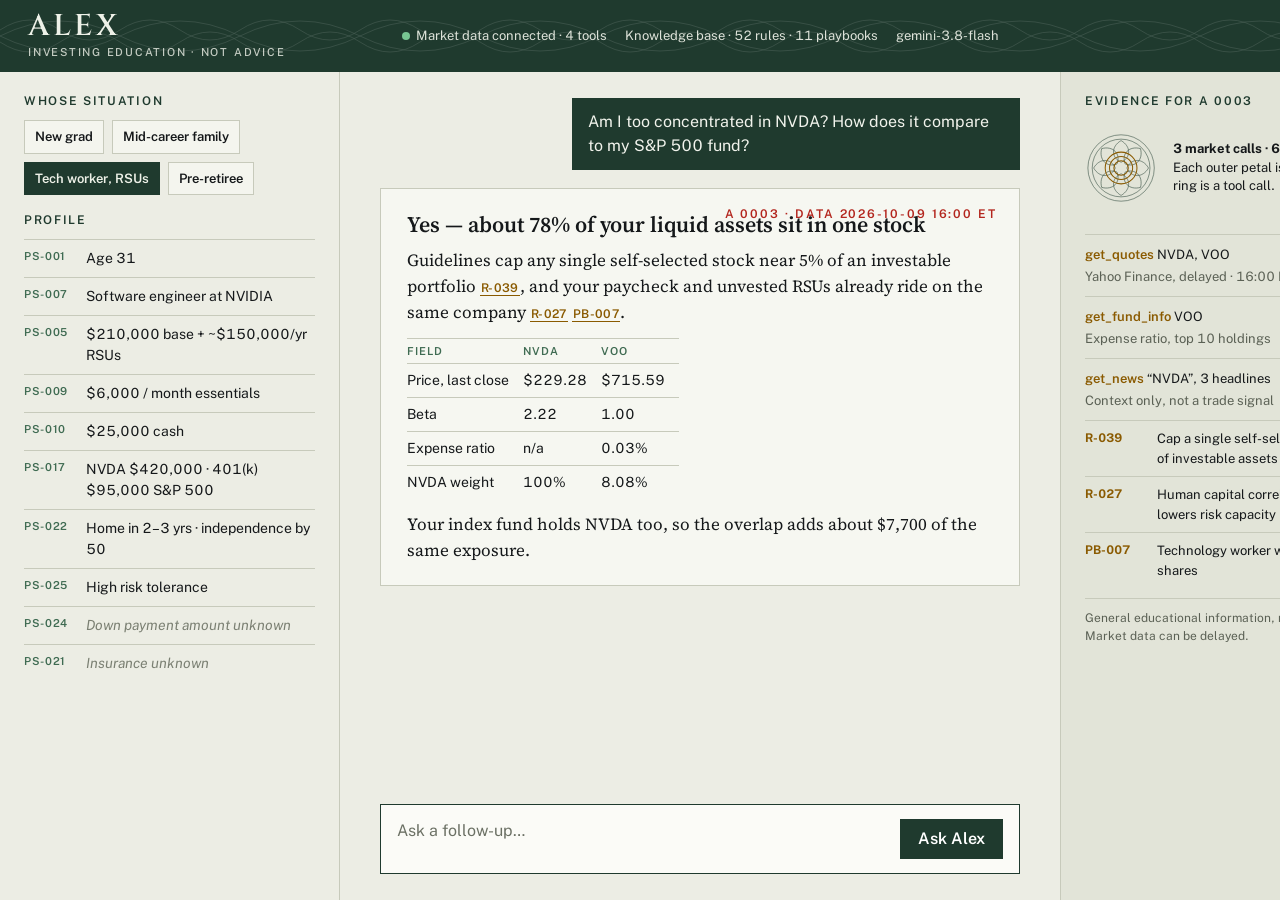
<file: .impeccable/mocks/decision/assigned.html>
<!doctype html>
<html><head><meta charset="utf-8">
<link href="https://fonts.googleapis.com/css2?family=Cinzel:wght@600&family=Public+Sans:wght@400;500;600;700&family=Source+Serif+4:opsz,wght@8..60,400;8..60,600&display=swap" rel="stylesheet">
<style>
:root{--ink:#15181a;--face:#1f3a2e;--back:#3f6b52;--paper:#ecede4;--paper2:#e2e4d8;--rule:#c7cabb;--red:#b3261e;--blue:#2b4c9a;--trail:#8a5a00}
*{box-sizing:border-box;margin:0}
body{width:1440px;height:900px;overflow:hidden;background:var(--paper);color:var(--ink);font:16px/1.5 "Public Sans",sans-serif;font-variant-numeric:tabular-nums}
header{height:72px;background:var(--face);color:#eef1e8;display:grid;grid-template-columns:340px 1fr 380px;align-items:center;padding:0 28px;position:relative;overflow:hidden}
header svg.band{position:absolute;inset:0;opacity:.18}
.mark{font:600 30px/1 Cinzel,serif;letter-spacing:.12em;position:relative}
.mark small{display:block;font:500 11px/1.4 "Public Sans";letter-spacing:.16em;opacity:.8;margin-top:4px}
.status{position:relative;font-size:13px;display:flex;gap:18px;justify-content:center;opacity:.92}
.dot{display:inline-block;width:8px;height:8px;border-radius:50%;background:#7fd19b;margin-right:6px}
.serialh{position:relative;text-align:right;font:600 13px "Public Sans";letter-spacing:.14em;color:#d9c48a}
main{display:grid;grid-template-columns:340px 1fr 380px;height:828px}
aside{border-right:1px solid var(--rule);padding:22px 24px;overflow:hidden}
h2{font:600 12px "Public Sans";letter-spacing:.14em;text-transform:uppercase;color:var(--face);margin-bottom:12px}
.chips{display:flex;flex-wrap:wrap;gap:8px;margin-bottom:18px}
.chip{border:1px solid var(--rule);padding:6px 10px;font-size:13px;font-weight:600;background:#f4f5ee}
.chip.on{background:var(--face);color:#eef1e8;border-color:var(--face)}
.f{display:grid;grid-template-columns:62px 1fr;border-top:1px solid var(--rule);padding:8px 0;font-size:14px}
.f b{font:600 11px "Public Sans";color:var(--back);letter-spacing:.06em;padding-top:2px}
.f span{color:var(--ink)}
.f.miss span{color:#7a7f72;font-style:italic}
section.chat{padding:26px 40px;overflow:hidden;display:flex;flex-direction:column;gap:18px}
.q{align-self:flex-end;max-width:70%;background:var(--face);color:#f1f3ec;padding:12px 16px;font-size:16px}
.ans{background:#f6f7f1;border:1px solid var(--rule);padding:22px 26px;position:relative}
.ans h3{font:600 22px/1.25 "Source Serif 4",serif;margin-bottom:8px}
.ans p,.ans li{font:400 17px/1.55 "Source Serif 4",serif;max-width:68ch}
.ans ul{padding-left:20px;margin:8px 0 12px}
.cite{font:600 12px "Public Sans";color:var(--trail);border-bottom:1.5px solid var(--trail);padding:0 1px;letter-spacing:.03em}
table{border-collapse:collapse;margin:12px 0;font-size:14px}
td,th{border-top:1px solid var(--rule);padding:6px 14px 6px 0;text-align:left}
th{font:600 11px "Public Sans";letter-spacing:.1em;text-transform:uppercase;color:var(--back)}
.ser{position:absolute;top:18px;right:22px;font:600 12px "Public Sans";letter-spacing:.16em;color:var(--red)}
.ask{margin-top:auto;border:1.5px solid var(--face);background:#fbfbf7;padding:14px 16px;display:flex;justify-content:space-between;font-size:16px;color:#6b7064}
.send{background:var(--face);color:#fff;padding:8px 18px;font-weight:600}
aside.ev{border-right:0;border-left:1px solid var(--rule);background:var(--paper2)}
.rose{display:flex;gap:16px;align-items:center;margin-bottom:18px}
.rose p{font-size:13px;line-height:1.45}
.call{border-top:1px solid var(--rule);padding:10px 0;font-size:13px}
.call code{font:600 13px "Public Sans";color:var(--trail)}
.call em{display:block;font-style:normal;color:#5b6155;margin-top:2px}
.rule{display:grid;grid-template-columns:64px 1fr;gap:8px;border-top:1px solid var(--rule);padding:8px 0;font-size:13px}
.rule b{color:var(--trail);font-size:12px}
.disc{font-size:12px;color:#5b6155;border-top:1px solid var(--rule);padding-top:10px;margin-top:10px}
</style></head><body>
<header>
<svg class="band" viewBox="0 0 1440 72" preserveAspectRatio="none"><g fill="none" stroke="#fff" stroke-width=".6">
<path d="M0 36 Q 60 6 120 36 T 240 36 T 360 36 T 480 36 T 600 36 T 720 36 T 840 36 T 960 36 T 1080 36 T 1200 36 T 1320 36 T 1440 36"/>
<path d="M0 36 Q 60 66 120 36 T 240 36 T 360 36 T 480 36 T 600 36 T 720 36 T 840 36 T 960 36 T 1080 36 T 1200 36 T 1320 36 T 1440 36"/>
<path d="M0 30 Q 30 10 60 30 T 120 30 T 180 30 T 240 30 T 300 30 T 360 30 T 420 30 T 480 30 T 540 30 T 600 30 T 660 30 T 720 30 T 780 30 T 840 30 T 900 30 T 960 30 T 1020 30 T 1080 30 T 1140 30 T 1200 30 T 1260 30 T 1320 30 T 1380 30 T 1440 30"/>
<path d="M0 42 Q 30 62 60 42 T 120 42 T 180 42 T 240 42 T 300 42 T 360 42 T 420 42 T 480 42 T 540 42 T 600 42 T 660 42 T 720 42 T 780 42 T 840 42 T 900 42 T 960 42 T 1020 42 T 1080 42 T 1140 42 T 1200 42 T 1260 42 T 1320 42 T 1380 42 T 1440 42"/></g></svg>
<div class="mark">ALEX<small>INVESTING EDUCATION · NOT ADVICE</small></div>
<div class="status"><span><i class="dot"></i>Market data connected · 4 tools</span><span>Knowledge base · 52 rules · 11 playbooks</span><span>gemini-3.8-flash</span></div>
<div class="serialh">SESSION A 0003</div>
</header>
<main>
<aside>
<h2>Whose situation</h2>
<div class="chips"><span class="chip">New grad</span><span class="chip">Mid-career family</span><span class="chip on">Tech worker, RSUs</span><span class="chip">Pre-retiree</span></div>
<h2>Profile</h2>
<div class="f"><b>PS-001</b><span>Age 31</span></div>
<div class="f"><b>PS-007</b><span>Software engineer at NVIDIA</span></div>
<div class="f"><b>PS-005</b><span>$210,000 base + ~$150,000/yr RSUs</span></div>
<div class="f"><b>PS-009</b><span>$6,000 / month essentials</span></div>
<div class="f"><b>PS-010</b><span>$25,000 cash</span></div>
<div class="f"><b>PS-017</b><span>NVDA $420,000 · 401(k) $95,000 S&amp;P 500</span></div>
<div class="f"><b>PS-022</b><span>Home in 2–3 yrs · independence by 50</span></div>
<div class="f"><b>PS-025</b><span>High risk tolerance</span></div>
<div class="f miss"><b>PS-024</b><span>Down payment amount unknown</span></div>
<div class="f miss"><b>PS-021</b><span>Insurance unknown</span></div>
</aside>
<section class="chat">
<div class="q">Am I too concentrated in NVDA? How does it compare to my S&amp;P 500 fund?</div>
<div class="ans"><span class="ser">A 0003 · DATA 2026-10-09 16:00 ET</span>
<h3>Yes — about 78% of your liquid assets sit in one stock</h3>
<p>Guidelines cap any single self-selected stock near 5% of an investable portfolio <span class="cite">R-039</span>, and your paycheck and unvested RSUs already ride on the same company <span class="cite">R-027</span> <span class="cite">PB-007</span>.</p>
<table><tr><th>Field</th><th>NVDA</th><th>VOO</th></tr>
<tr><td>Price, last close</td><td>$229.28</td><td>$715.59</td></tr>
<tr><td>Beta</td><td>2.22</td><td>1.00</td></tr>
<tr><td>Expense ratio</td><td>n/a</td><td>0.03%</td></tr>
<tr><td>NVDA weight</td><td>100%</td><td>8.08%</td></tr></table>
<p>Your index fund holds NVDA too, so the overlap adds about $7,700 of the same exposure.</p>
</div>
<div class="ask"><span>Ask a follow-up…</span><span class="send">Ask Alex</span></div>
</section>
<aside class="ev">
<h2>Evidence for A 0003</h2>
<div class="rose"><svg width="96" height="96" viewBox="-50 -50 100 100"><g fill="none" stroke="#1f3a2e" stroke-width=".7">
<circle r="46"/><circle r="40"/>
<path d="M0-38C14-30 14-14 0-8C-14-14-14-30 0-38Z" transform="rotate(0)"/><path d="M0-38C14-30 14-14 0-8C-14-14-14-30 0-38Z" transform="rotate(45)"/><path d="M0-38C14-30 14-14 0-8C-14-14-14-30 0-38Z" transform="rotate(90)"/><path d="M0-38C14-30 14-14 0-8C-14-14-14-30 0-38Z" transform="rotate(135)"/><path d="M0-38C14-30 14-14 0-8C-14-14-14-30 0-38Z" transform="rotate(180)"/><path d="M0-38C14-30 14-14 0-8C-14-14-14-30 0-38Z" transform="rotate(225)"/><path d="M0-38C14-30 14-14 0-8C-14-14-14-30 0-38Z" transform="rotate(270)"/><path d="M0-38C14-30 14-14 0-8C-14-14-14-30 0-38Z" transform="rotate(315)"/></g>
<g fill="none" stroke="#8a5a00" stroke-width="1.4"><circle r="22"/><circle r="16"/><circle r="10"/></g></svg>
<p><b>3 market calls · 6 rules cited</b><br>Each outer petal is a rule; each inner ring is a tool call.</p></div>
<div class="call"><code>get_quotes</code> NVDA, VOO<em>Yahoo Finance, delayed · 16:00 ET</em></div>
<div class="call"><code>get_fund_info</code> VOO<em>Expense ratio, top 10 holdings</em></div>
<div class="call"><code>get_news</code> “NVDA”, 3 headlines<em>Context only, not a trade signal</em></div>
<div class="rule"><b>R-039</b><span>Cap a single self-selected stock near 5% of investable assets</span></div>
<div class="rule"><b>R-027</b><span>Human capital correlated with holdings lowers risk capacity</span></div>
<div class="rule"><b>PB-007</b><span>Technology worker with RSUs or ESPP shares</span></div>
<div class="disc">General educational information, not financial advice. Market data can be delayed.</div>
</aside>
</main>
</body></html>
</file>
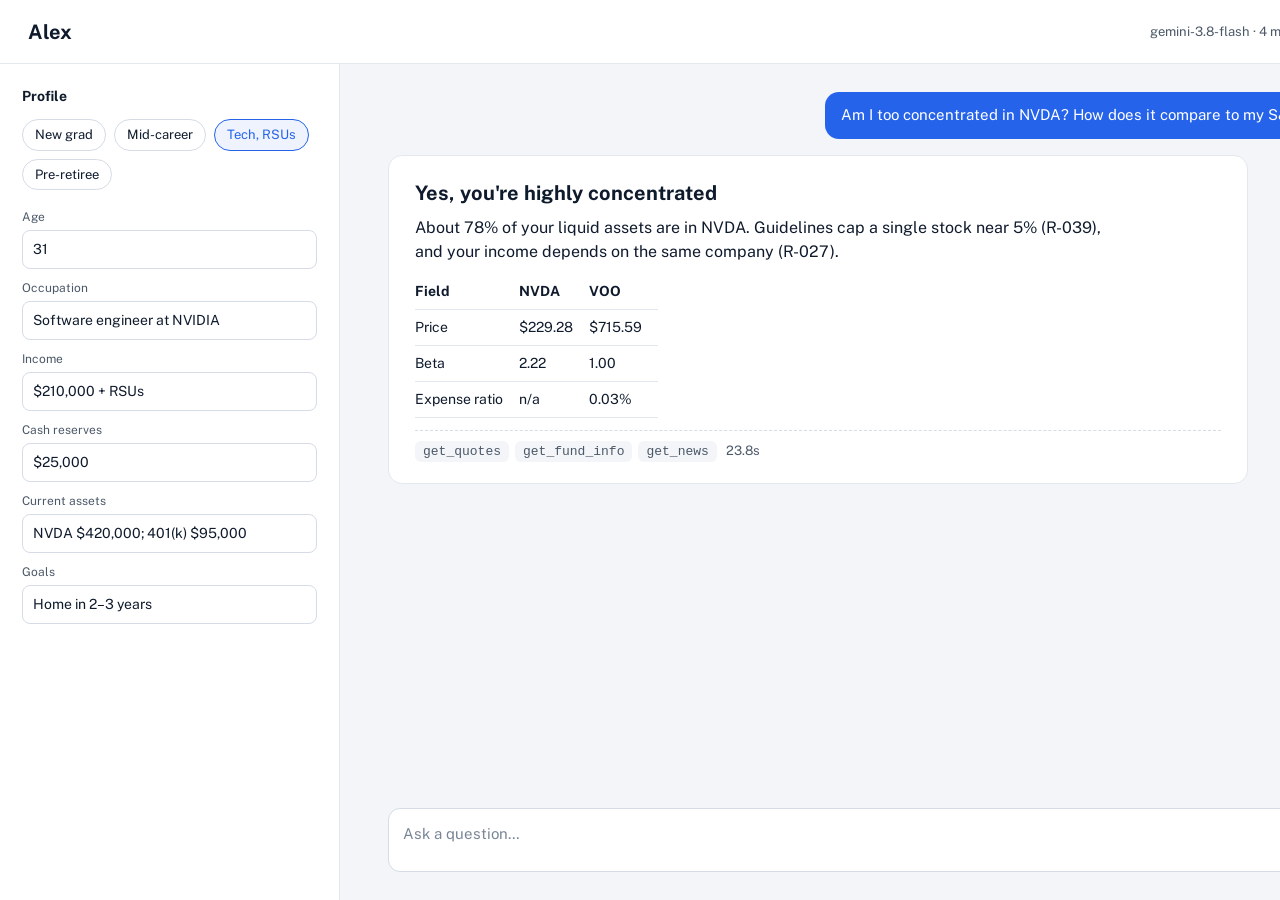
<file: .impeccable/mocks/decision/canon.html>
<!doctype html>
<html><head><meta charset="utf-8">
<link href="https://fonts.googleapis.com/css2?family=Public+Sans:wght@400;500;600;700&display=swap" rel="stylesheet">
<style>
*{box-sizing:border-box;margin:0}
body{width:1440px;height:900px;overflow:hidden;background:#f3f5f8;color:#0f1b2d;font:15px/1.5 "Public Sans",sans-serif}
header{height:64px;background:#fff;border-bottom:1px solid #e3e8ef;display:flex;align-items:center;justify-content:space-between;padding:0 28px}
header b{font-size:20px}
header span{font-size:13px;color:#4b5868}
main{display:grid;grid-template-columns:340px 1fr;height:836px}
aside{background:#fff;border-right:1px solid #e3e8ef;padding:22px}
h2{font-size:14px;margin-bottom:12px}
.chips{display:flex;flex-wrap:wrap;gap:8px;margin-bottom:18px}
.chip{border:1px solid #d5dce6;border-radius:99px;padding:5px 12px;font-size:13px}
.chip.on{border-color:#2563eb;color:#2563eb;background:#eef3fe}
label{display:block;font-size:12px;color:#4b5868;margin:10px 0 4px}
.in{border:1px solid #d5dce6;border-radius:8px;padding:8px 10px;font-size:14px}
.chat{padding:28px 48px;display:flex;flex-direction:column;gap:16px}
.q{align-self:flex-end;background:#2563eb;color:#fff;border-radius:14px;padding:12px 16px;max-width:60%}
.a{background:#fff;border:1px solid #e3e8ef;border-radius:14px;padding:22px 26px;max-width:860px}
.a h3{font-size:20px;margin-bottom:8px}
.a p{max-width:70ch;margin-bottom:10px;font-size:16px}
table{border-collapse:collapse;margin:8px 0 12px}
td,th{border-bottom:1px solid #e3e8ef;padding:7px 16px 7px 0;text-align:left;font-size:14px}
.tools{border-top:1px dashed #d5dce6;padding-top:10px;font-size:13px;color:#4b5868}
.tools span{background:#f3f5f8;border-radius:6px;padding:3px 8px;margin-right:6px;font-family:monospace}
.ask{margin-top:auto;background:#fff;border:1px solid #d5dce6;border-radius:12px;padding:14px;display:flex;justify-content:space-between;color:#7a8696}
.ask b{background:#2563eb;color:#fff;border-radius:8px;padding:6px 16px}
</style></head><body>
<header><b>Alex</b><span>gemini-3.8-flash · 4 market tools connected</span></header>
<main>
<aside><h2>Profile</h2>
<div class="chips"><span class="chip">New grad</span><span class="chip">Mid-career</span><span class="chip on">Tech, RSUs</span><span class="chip">Pre-retiree</span></div>
<label>Age</label><div class="in">31</div><label>Occupation</label><div class="in">Software engineer at NVIDIA</div>
<label>Income</label><div class="in">$210,000 + RSUs</div><label>Cash reserves</label><div class="in">$25,000</div>
<label>Current assets</label><div class="in">NVDA $420,000; 401(k) $95,000</div><label>Goals</label><div class="in">Home in 2–3 years</div></aside>
<section class="chat">
<div class="q">Am I too concentrated in NVDA? How does it compare to my S&amp;P 500 fund?</div>
<div class="a"><h3>Yes, you're highly concentrated</h3>
<p>About 78% of your liquid assets are in NVDA. Guidelines cap a single stock near 5% (R-039), and your income depends on the same company (R-027).</p>
<table><tr><th>Field</th><th>NVDA</th><th>VOO</th></tr><tr><td>Price</td><td>$229.28</td><td>$715.59</td></tr><tr><td>Beta</td><td>2.22</td><td>1.00</td></tr><tr><td>Expense ratio</td><td>n/a</td><td>0.03%</td></tr></table>
<div class="tools"><span>get_quotes</span><span>get_fund_info</span><span>get_news</span> 23.8s</div></div>
<div class="ask"><span>Ask a question…</span><b>Send</b></div>
</section></main>
</body></html>
</file>
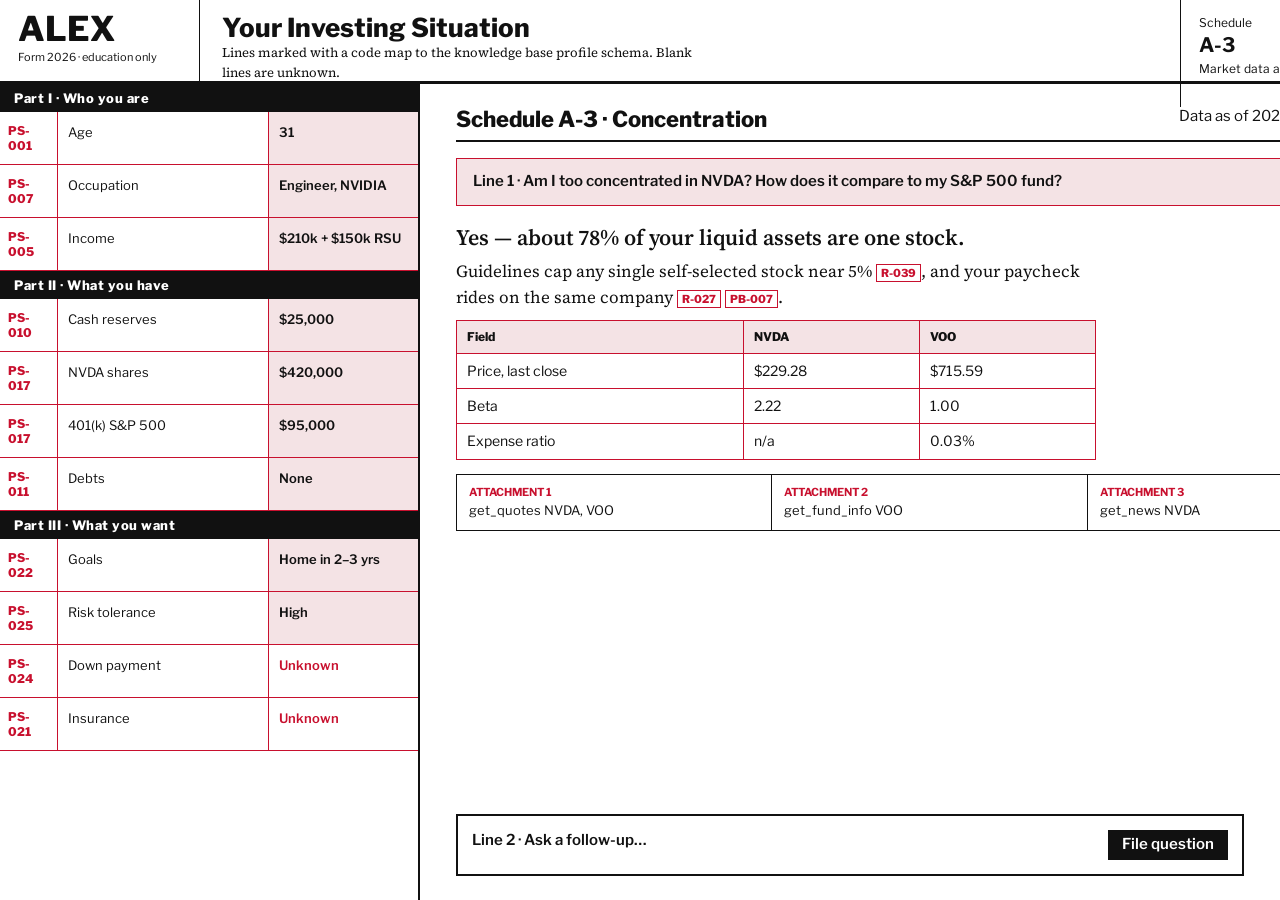
<file: .impeccable/mocks/decision/model-pick.html>
<!doctype html>
<html><head><meta charset="utf-8">
<link href="https://fonts.googleapis.com/css2?family=Libre+Franklin:wght@400;600;800&family=Source+Serif+4:opsz,wght@8..60,400;8..60,600&display=swap" rel="stylesheet">
<style>
:root{--ink:#111;--red:#c8102e;--tint:#f4e3e5;--rule:#c8102e}
*{box-sizing:border-box;margin:0}
body{width:1440px;height:900px;overflow:hidden;background:#fff;color:var(--ink);font:15px/1.45 "Libre Franklin",sans-serif;font-variant-numeric:tabular-nums}
header{display:grid;grid-template-columns:200px 1fr 260px;border-bottom:3px solid var(--ink);height:84px}
.form{border-right:1px solid var(--ink);padding:12px 18px}
.form b{display:block;font:800 34px/1 "Libre Franklin"}
.form small{font-size:11px}
.title{padding:14px 22px}
.title h1{font:800 26px/1.1 "Libre Franklin"}
.title p{font-size:13px}
.omb{border-left:1px solid var(--ink);padding:14px 18px;font-size:12px}
.omb b{font-size:20px;display:block}
main{display:grid;grid-template-columns:420px 1fr;height:816px}
.lines{border-right:2px solid var(--ink);overflow:hidden}
.sec{background:var(--ink);color:#fff;font:800 13px "Libre Franklin";padding:6px 14px;letter-spacing:.04em}
.ln{display:grid;grid-template-columns:58px 1fr 150px;border-bottom:1px solid var(--rule);min-height:40px}
.ln b{font:800 12px "Libre Franklin";padding:11px 8px;border-right:1px solid var(--rule);color:var(--red)}
.ln span{padding:11px 10px;font-size:13px}
.ln i{font-style:normal;background:var(--tint);border-left:1px solid var(--rule);padding:11px 10px;font-weight:600;font-size:13px}
.ln.miss i{background:#fff;color:var(--red)}
.sched{padding:22px 36px;overflow:hidden}
.sched .hd{display:flex;justify-content:space-between;border-bottom:2px solid var(--ink);padding-bottom:8px;margin-bottom:16px}
.sched .hd b{font:800 22px "Libre Franklin"}
.q{border:1px solid var(--rule);background:var(--tint);padding:12px 16px;margin-bottom:16px;font-weight:600}
h3{font:600 22px "Source Serif 4",serif;margin:6px 0}
p{font:400 17px/1.55 "Source Serif 4",serif;max-width:70ch;margin-bottom:10px}
.c{font:800 11px "Libre Franklin";color:var(--red);border:1px solid var(--red);padding:1px 4px}
table{border-collapse:collapse;width:640px;margin:10px 0 14px}
td,th{border:1px solid var(--rule);padding:7px 10px;text-align:left;font-size:14px}
th{background:var(--tint);font-weight:800;font-size:12px}
.att{display:grid;grid-template-columns:repeat(3,1fr);border:1px solid var(--ink);margin-top:14px}
.att div{padding:10px 12px;border-right:1px solid var(--ink);font-size:13px}
.att div:last-child{border:0}
.att b{display:block;font-size:11px;color:var(--red)}
.ask{position:absolute;left:456px;right:36px;bottom:24px;border:2px solid var(--ink);padding:14px;display:flex;justify-content:space-between;font-weight:600}
.ask span:last-child{background:var(--ink);color:#fff;padding:4px 14px}
</style></head><body>
<header><div class="form"><b>ALEX</b><small>Form 2026 · education only</small></div>
<div class="title"><h1>Your Investing Situation</h1><p>Lines marked with a code map to the knowledge base profile schema. Blank lines are unknown.</p></div>
<div class="omb">Schedule <b>A-3</b>Market data attached</div></header>
<main>
<div class="lines">
<div class="sec">Part I · Who you are</div>
<div class="ln"><b>PS-001</b><span>Age</span><i>31</i></div>
<div class="ln"><b>PS-007</b><span>Occupation</span><i>Engineer, NVIDIA</i></div>
<div class="ln"><b>PS-005</b><span>Income</span><i>$210k + $150k RSU</i></div>
<div class="sec">Part II · What you have</div>
<div class="ln"><b>PS-010</b><span>Cash reserves</span><i>$25,000</i></div>
<div class="ln"><b>PS-017</b><span>NVDA shares</span><i>$420,000</i></div>
<div class="ln"><b>PS-017</b><span>401(k) S&amp;P 500</span><i>$95,000</i></div>
<div class="ln"><b>PS-011</b><span>Debts</span><i>None</i></div>
<div class="sec">Part III · What you want</div>
<div class="ln"><b>PS-022</b><span>Goals</span><i>Home in 2–3 yrs</i></div>
<div class="ln"><b>PS-025</b><span>Risk tolerance</span><i>High</i></div>
<div class="ln miss"><b>PS-024</b><span>Down payment</span><i>Unknown</i></div>
<div class="ln miss"><b>PS-021</b><span>Insurance</span><i>Unknown</i></div>
</div>
<div class="sched">
<div class="hd"><b>Schedule A-3 · Concentration</b><span>Data as of 2026-10-09 16:00 ET</span></div>
<div class="q">Line 1 · Am I too concentrated in NVDA? How does it compare to my S&amp;P 500 fund?</div>
<h3>Yes — about 78% of your liquid assets are one stock.</h3>
<p>Guidelines cap any single self-selected stock near 5% <span class="c">R-039</span>, and your paycheck rides on the same company <span class="c">R-027</span> <span class="c">PB-007</span>.</p>
<table><tr><th>Field</th><th>NVDA</th><th>VOO</th></tr><tr><td>Price, last close</td><td>$229.28</td><td>$715.59</td></tr><tr><td>Beta</td><td>2.22</td><td>1.00</td></tr><tr><td>Expense ratio</td><td>n/a</td><td>0.03%</td></tr></table>
<div class="att"><div><b>ATTACHMENT 1</b>get_quotes NVDA, VOO</div><div><b>ATTACHMENT 2</b>get_fund_info VOO</div><div><b>ATTACHMENT 3</b>get_news NVDA</div></div>
</div>
</main>
<div class="ask"><span>Line 2 · Ask a follow-up…</span><span>File question</span></div>
</body></html>
</file>
